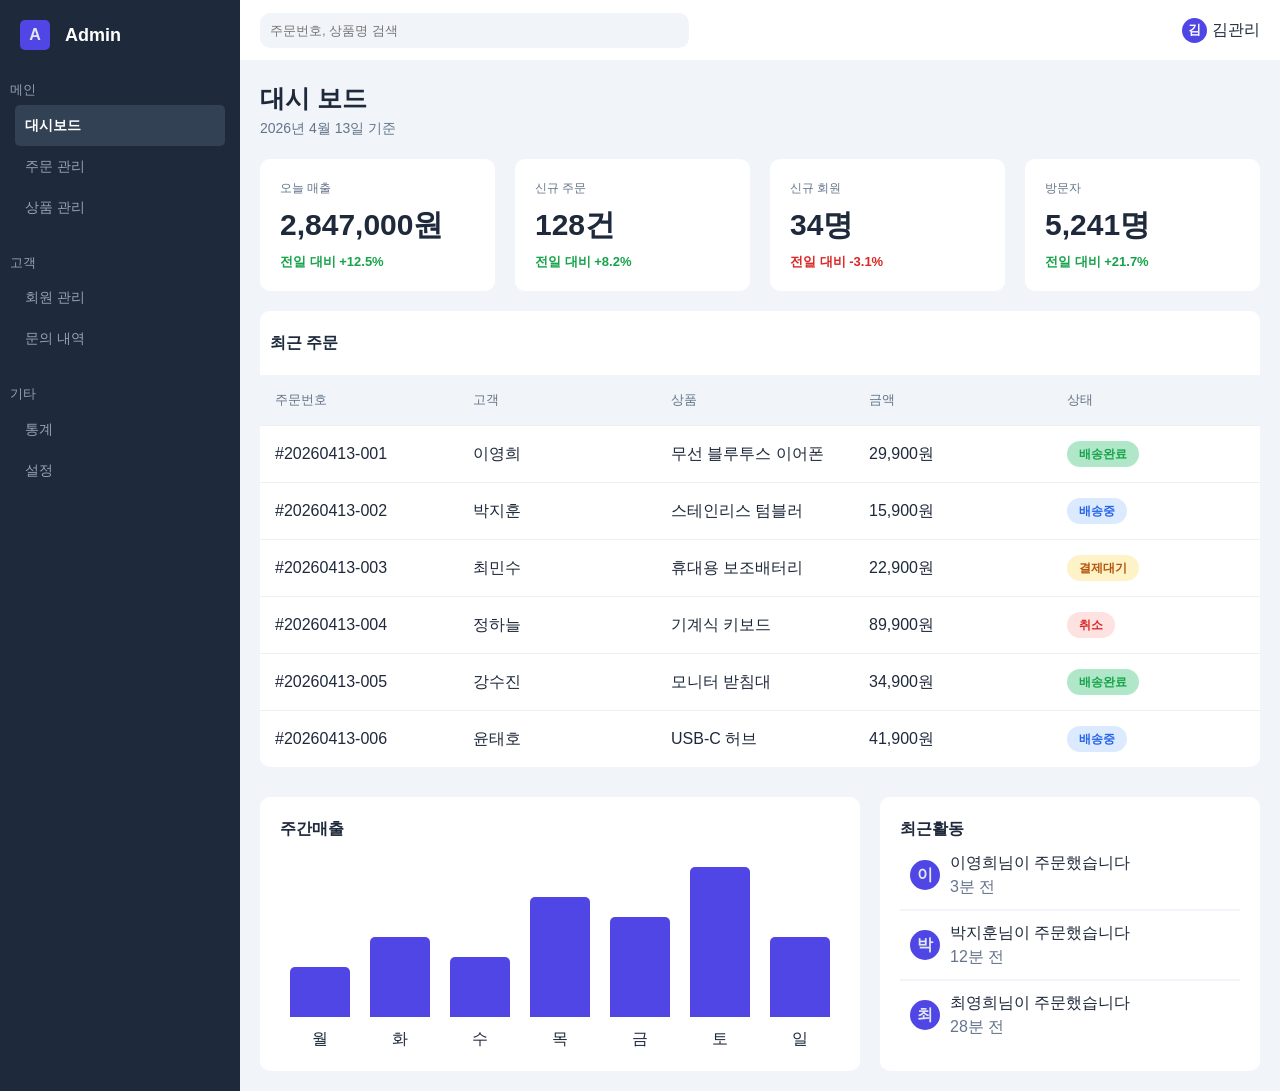
<file: docs/index.html>
<!doctype html>
<html lang="en">
  <head>
    <meta charset="UTF-8" />
    <meta name="viewport" content="width=device-width, initial-scale=1.0" />
    <title>Document</title>
    <link rel="stylesheet" href="style.css" />
  </head>
  <body>
    <div class="layout">
      <aside class="sidebar">
        <div class="account">
          <span class="account-span">A</span>
          <h2 class="account-name">Admin</h2>
        </div>
        <div class="menu-group">
          <p class="category-title">메인</p>
          <div class="menu-list">
            <p class="choice">대시보드</p>
            <p>주문 관리</p>
            <p>상품 관리</p>
          </div>
        </div>
        <div class="menu-group">
          <p class="category-title">고객</p>
          <div class="menu-list">
            <p>회원 관리</p>
            <p>문의 내역</p>
          </div>
        </div>
        <div class="menu-group">
          <p class="category-title">기타</p>
          <div class="menu-list">
            <p>통계</p>
            <p>설정</p>
          </div>
        </div>
      </aside>
      <main class="main-content">
        <div class="topbar">
          <input
            class="topbar-input"
            type="text"
            placeholder="주문번호, 상품명 검색"
          />
          <div class="user">
            <span class="user-icon">김</span>
            <span class="user-name">김관리</span>
          </div>
        </div>
        <div class="main-page">
          <div class="page">
            <div class="page-header">
              <h4 class="header-title">대시 보드</h4>
              <p>2026년 4월 13일 기준</p>
            </div>
          </div>
          <div class="statistics-card">
            <div class="card">
              <p class="card-title">오늘 매출</p>
              <p class="card-main">2,847,000원</p>
              <p class="daily-change">전일 대비 +12.5%</p>
            </div>
            <div class="card">
              <p class="card-title">신규 주문</p>
              <p class="card-main">128건</p>
              <p class="daily-change">전일 대비 +8.2%</p>
            </div>
            <div class="card">
              <p class="card-title">신규 회원</p>
              <p class="card-main">34명</p>
              <p class="daily-change minus">전일 대비 -3.1%</p>
            </div>
            <div class="card">
              <p class="card-title">방문자</p>
              <p class="card-main">5,241명</p>
              <p class="daily-change">전일 대비 +21.7%</p>
            </div>
          </div>
          <div class="orderList">
            <h4 class="orderList-title">최근 주문</h4>
            <ul class="order-list">
              <li class="order-row order-row-head">
                <span class="col-id">주문번호</span>
                <span class="col-customer">고객</span>
                <span class="col-product">상품</span>
                <span class="col-price">금액</span>
                <span class="col-status">상태</span>
              </li>
              <li class="order-row">
                <span class="col-id">#20260413-001</span>
                <span class="col-customer">이영희</span>
                <span class="col-product">무선 블루투스 이어폰</span>
                <span class="col-price">29,900원</span>
                <span class="col-status"
                  ><span class="badge order-end">배송완료</span></span
                >
              </li>
              <li class="order-row">
                <span class="col-id">#20260413-002</span>
                <span class="col-customer">박지훈</span>
                <span class="col-product">스테인리스 텀블러</span>
                <span class="col-price">15,900원</span>
                <span class="col-status"
                  ><span class="badge order-ing">배송중</span></span
                >
              </li>
              <li class="order-row">
                <span class="col-id">#20260413-003</span>
                <span class="col-customer">최민수</span>
                <span class="col-product">휴대용 보조배터리</span>
                <span class="col-price">22,900원</span>
                <span class="col-status"
                  ><span class="badge order-waiting">결제대기</span></span
                >
              </li>
              <li class="order-row">
                <span class="col-id">#20260413-004</span>
                <span class="col-customer">정하늘</span>
                <span class="col-product">기계식 키보드</span>
                <span class="col-price">89,900원</span>
                <span class="col-status"
                  ><span class="badge order-cancel">취소</span></span
                >
              </li>
              <li class="order-row">
                <span class="col-id">#20260413-005</span>
                <span class="col-customer">강수진</span>
                <span class="col-product">모니터 받침대</span>
                <span class="col-price">34,900원</span>
                <span class="col-status"
                  ><span class="badge order-end">배송완료</span></span
                >
              </li>
              <li class="order-row last-row">
                <span class="col-id">#20260413-006</span>
                <span class="col-customer">윤태호</span>
                <span class="col-product">USB-C 허브</span>
                <span class="col-price">41,900원</span>
                <span class="col-status"
                  ><span class="badge order-ing">배송중</span></span
                >
              </li>
            </ul>
          </div>
          <div class="last-list">
            <div class="weekly-sales">
              <p class="week-title">주간매출</p>
              <div class="week">
                <div class="day">
                  <p class="bar bar1"></p>
                  <p>월</p>
                </div>
                <div class="day">
                  <p class="bar bar2"></p>
                  <p>화</p>
                </div>
                <div class="day">
                  <p class="bar bar3"></p>
                  <p>수</p>
                </div>
                <div class="day">
                  <p class="bar bar4"></p>
                  <p>목</p>
                </div>
                <div class="day">
                  <p class="bar bar5"></p>
                  <p>금</p>
                </div>
                <div class="day">
                  <p class="bar bar6"></p>
                  <p>토</p>
                </div>
                <div class="day">
                  <p class="bar bar7"></p>
                  <p>일</p>
                </div>
              </div>
            </div>
            <div class="recent-activities">
              <p class="recent-title">최근활동</p>
              <div class="recent-box box1">
                <p class="box-icon">이</p>
                <div box>
                  <p class="box-title">이영희님이 주문했습니다</p>
                  <p class="box-p">3분 전</p>
                </div>
              </div>
              <div class="recent-box box1">
                <p class="box-icon">박</p>
                <div box>
                  <p class="box-title">박지훈님이 주문했습니다</p>
                  <p class="box-p">12분 전</p>
                </div>
              </div>
              <div class="recent-box">
                <p class="box-icon">최</p>
                <div box>
                  <p class="box-title">최영희님이 주문했습니다</p>
                  <p class="box-p">28분 전</p>
                </div>
              </div>
            </div>
          </div>
        </div>
      </main>
    </div>
  </body>
</html>
</file>
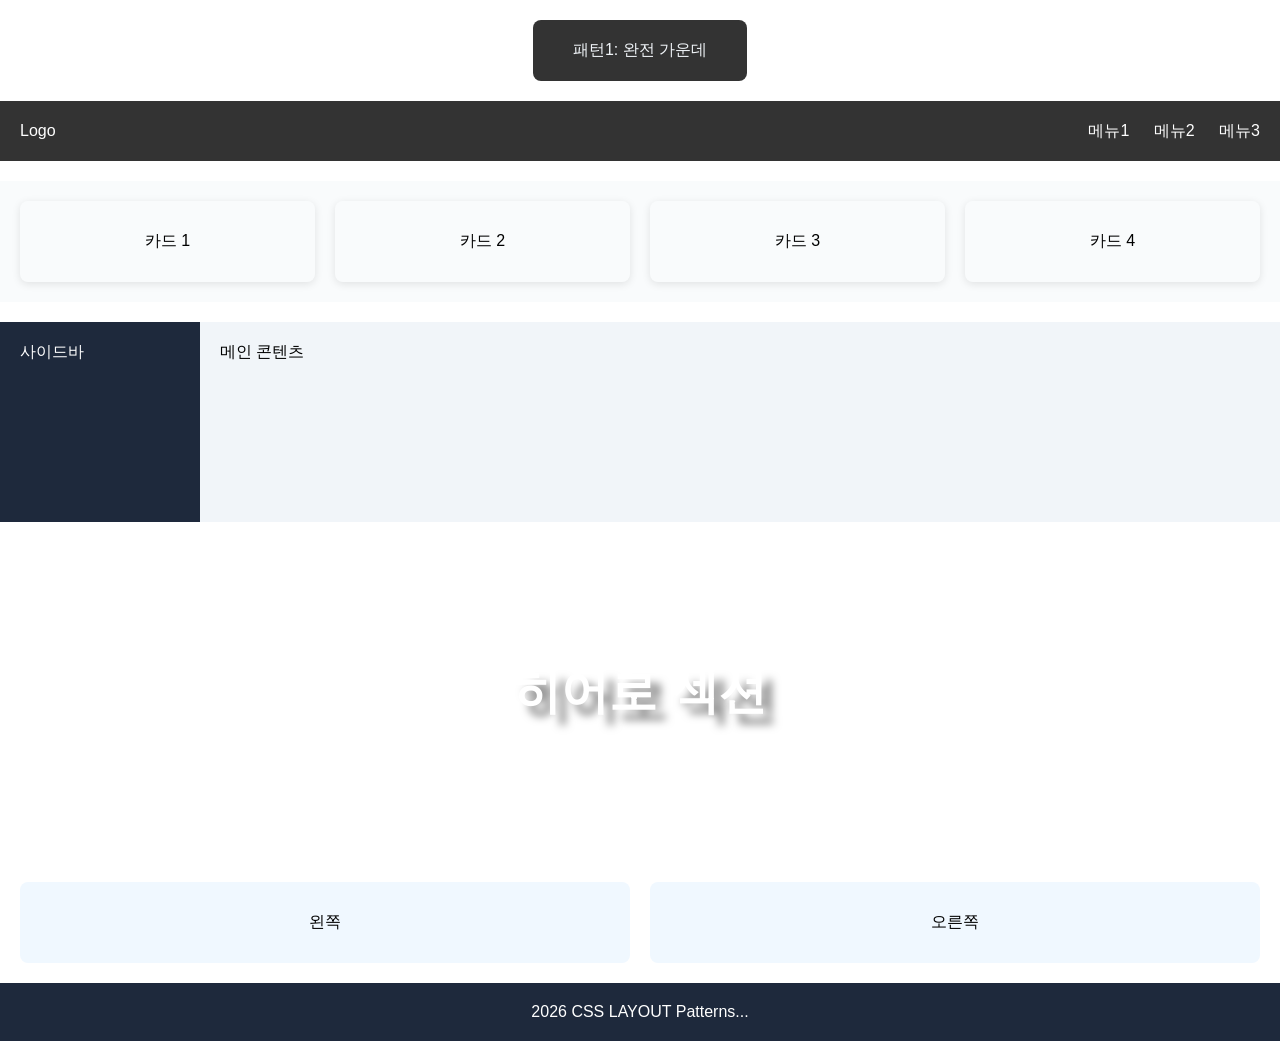
<file: ch06/index01.html>
<!doctype html>
<html lang="en">
  <head>
    <meta charset="UTF-8" />
    <meta name="viewport" content="width=device-width, initial-scale=1.0" />
    <title>레이아웃 7가지 패턴</title>
    <style>
      * {
        margin: 0;
        padding: 0;
        box-sizing: border-box;
      }

      body {
        font-family:
          "Franklin Gothic Medium", "Arial Narrow", Arial, sans-serif;
      }

      /* 패턴1  */
      .demo-center {
        display: flex;
        align-items: center;
        justify-content: center;
      }
      .box {
        background-color: #333;
        padding: 20px 40px;
        border-radius: 8px;
        margin-top: 20px;
        color: #f1f5f9;
      }
      /* 패턴2 */
      .demo-nav {
        display: flex;
        justify-content: space-between;
        background-color: #333;
        padding: 0 20px;
        height: 60px;
        align-items: center;
        margin: 20px 0;
        color: white;
      }
      .demo-nav a {
        text-decoration: none;
        color: white;
        font-weight: 300;
        margin-left: 20px;
      }
      /* 패턴3 카드 그리드 */

      .demo-grid {
        display: flex;
        flex-wrap: wrap;
        gap: 20px;
        background-color: #f9fbfc;
        padding: 20px;
        margin-bottom: 20px;
      }
      .card {
        flex: 1 1 200px;
        box-shadow: 0 2px 8px rgba(0, 0, 0, 0.1);
        padding: 30px;
        border-radius: 8px;
        text-align: center;
      }
      /* 패턴4 */
      .demo-sideber-layout {
        display: flex;
        min-height: 200px;
        margin-bottom: 20px;
      }
      .sidebar {
        width: 200px;
        background-color: #1e293c;
        color: white;
        padding: 20px;
      }
      .content {
        flex: 1;
        background-color: #f1f5f9;
        padding: 20px;
      }
      /* 패턴 5 히어로  */
      .demo-hero {
        height: 300px;
        display: flex;
        background: url("https://picsum.photos/seed/hero/1200/300") center/cover;
        justify-content: center;
        align-items: center;
        color: white;
        font-size: 32px;
        margin-bottom: 20px;
        text-shadow: 10px 10px 8px rgba(0, 0, 0, 0.5);
      }

      body {
        display: flex;
        flex-direction: column;
        min-height: 100vh;
      }
      .content-wrapper {
        flex: 1;
      }

      footer {
        padding: 20px;
        background-color: #1e293c;
        color: white;
        text-align: center;
      }

      /* 패턴7 반응형 */
      .demo-responsive {
        display: flex;
        gap: 20px;
        padding: 20px;
      }
      .col {
        flex: 1;
        background-color: aliceblue;
        padding: 30px;
        border-radius: 8px;
        text-align: center;
      }
      @media (max-width: 768px) {
        .demo-responsive {
          flex-direction: column;
        }
      }
    </style>
  </head>
  <body>
    <!-- 6.스티키푸터 -->
    <div class="content-wrapper">
      <!--패턴1 완전 가운데 정렬 -->
      <section class="demo-center">
        <div class="box">패턴1: 완전 가운데</div>
      </section>
      <!-- 패턴2 navbar  -->
      <nav class="demo-nav">
        <span>Logo</span>
        <div>
          <a href="#">메뉴1</a>
          <a href="#">메뉴2</a>
          <a href="#">메뉴3</a>
        </div>
      </nav>
      <!-- 패턴3 카드 그리드 -->
      <section class="demo-grid">
        <div class="card">카드 1</div>
        <div class="card">카드 2</div>
        <div class="card">카드 3</div>
        <div class="card">카드 4</div>
      </section>

      <!-- 패턴4  사이드바 +메인 -->
      <div class="demo-sideber-layout">
        <aside class="sidebar">사이드바</aside>
        <div class="content">메인 콘텐츠</div>
      </div>

      <!--  패턴5 히어로 섹션-->
      <div class="demo-hero">
        <h2>히어로 섹션</h2>
      </div>
      <!-- 패턴 7 반응형 2단에서 1단으로 -->
      <div class="demo-responsive">
        <div class="col">왼쪽</div>
        <div class="col">오른쪽</div>
      </div>
    </div>
    <!-- 패턴6 스티키 푸터 -->
    <footer>2026 CSS LAYOUT Patterns...</footer>
  </body>
</html>
</file>
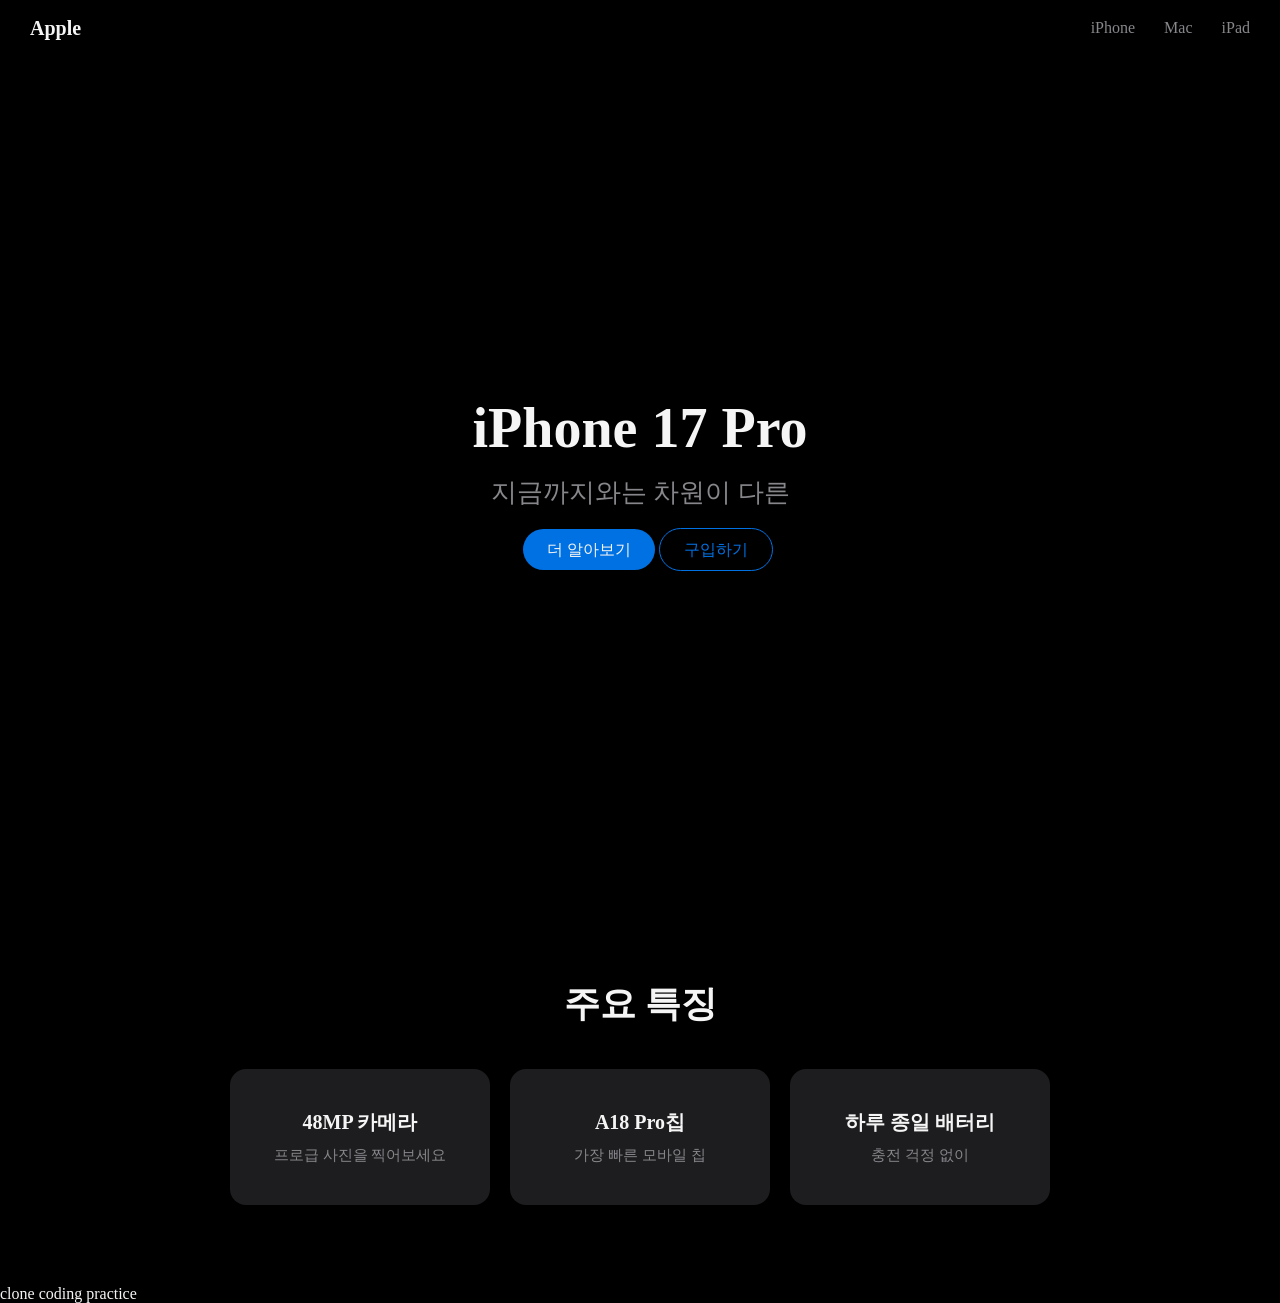
<file: ch08-2/index01.html>
<!doctype html>
<html lang="ko">
  <head>
    <meta charset="UTF-8" />
    <meta name="viewport" content="width=device-width, initial-scale=1.0" />
    <title>애플 클론 코디</title>
    <link rel="stylesheet" href="style.css" />
  </head>
  <body>
    <header class="site-header">
      <span class="nav-logo">Apple</span>
      <nav class="nav">
        <a href="#">iPhone</a>
        <a href="#">Mac</a>
        <a href="#">iPad</a>
      </nav>
    </header>
    <main>
      <section class="hero">
        <h1>iPhone 17 Pro</h1>
        <p>지금까지와는 차원이 다른</p>
        <div class="hero-buttons">
          <a href="#" class="btn btn-primary">더 알아보기</a>
          <a href="#" class="btn btn-secindary">구입하기</a>
        </div>
      </section>
      <section class="features">
        <h2>주요 특징</h2>
        <div class="feature-cards">
          <div class="feature-card">
            <h3>48MP 카메라</h3>
            <p>프로급 사진을 찍어보세요</p>
          </div>
          <div class="feature-card">
            <h3>A18 Pro칩</h3>
            <p>가장 빠른 모바일 칩</p>
          </div>
          <div class="feature-card">
            <h3>하루 종일 배터리</h3>
            <p>충전 걱정 없이</p>
          </div>
        </div>
      </section>
    </main>
    <footer>
      <p>clone coding practice</p>
    </footer>
  </body>
</html>
</file>
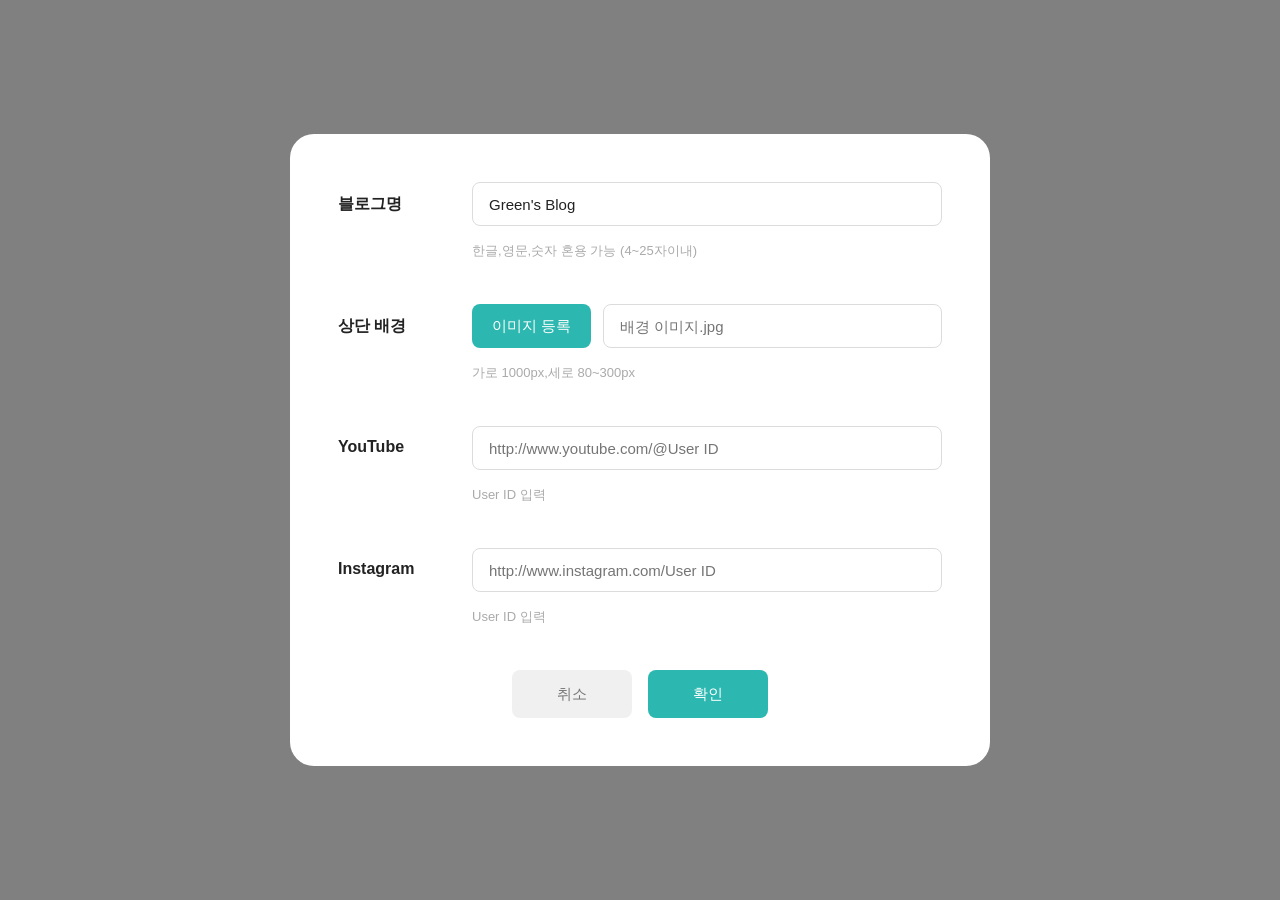
<file: ch10/index02.html>
<!doctype html>
<html lang="ko">
  <head>
    <meta charset="UTF-8" />
    <meta name="viewport" content="width=device-width, initial-scale=1.0" />
    <title>Document</title>
    <link rel="stylesheet" href="stlye3.css" />
  </head>
  <body>
    <div class="box">
      <div class="blog-field">
        <p>블로그명</p>
        <div class="blog-field-box">
          <input
            class="blog-input"
            type="text"
            placeholder="블로그 명을 적어주세요"
            value="Green's Blog"
          />
          <p><small>한글,영문,숫자 혼용 가능 (4~25자이내)</small></p>
        </div>
      </div>
      <div class="back-field">
        <p>상단 배경</p>
        <div class="back-field-box">
          <div class="back-input-box">
            <button>이미지 등록</button>
            <input
              class="back-input"
              type="text"
              placeholder="배경 이미지.jpg"
            />
          </div>
          <p><small>가로 1000px,세로 80~300px</small></p>
        </div>
      </div>

      <div class="yt-field">
        <p>YouTube</p>
        <div class="yt-field-box">
          <input
            class="yt-input"
            type="text"
            placeholder="http://www.youtube.com/@User ID"
          />
          <p><small>User ID 입력</small></p>
        </div>
      </div>
      <div class="isg-field">
        <p>Instagram</p>
        <div class="isg-field-box">
          <input
            class="isg-input"
            type="text"
            placeholder="http://www.instagram.com/User ID"
          />
          <p><small>User ID 입력</small></p>
        </div>
      </div>

      <div class="btn">
        <button class="btn-1">취소</button>
        <button class="btn-2">확인</button>
      </div>
    </div>
  </body>
</html>
</file>
<file: docs/style.css>
/* ================================
   CSS 변수: 색상 테마
================================ */
:root {
  /* 사이드바 (어두운 영역) */
  --ad-side: #1e293b;
  --ad-side-text: #94a3b8;
  --ad-side-active: #334155;

  /* 본문 (밝은 영역) */
  --ad-bg: #f1f5f9; /* 페이지 배경 */
  --ad-surface: #ffffff; /* 카드 배경 */
  --ad-line: #e2e8f0; /* 테두리 */
  --ad-text: #1e293b; /* 본문 글자 */
  --ad-sub: #64748b; /* 보조 글자 */

  --ad-primary: #4f46e5; /* 강조, 차트 막대 */
  --ad-up: #16a34a; /* 증가 */
  --ad-down: #dc2626; /* 감소 */
}

/* ================================
   1단계: 리셋 / 전역 스타일
================================ */
* {
  margin: 0;
  padding: 0;
  box-sizing: border-box;
}

body {
  font-family: -apple-system, "Segoe UI", "Malgun Gothic", sans-serif;
  background: var(--ad-bg);
  color: var(--ad-text);
  line-height: 1.5;
}

a {
  text-decoration: none;
  color: inherit;
}

ul {
  list-style: none; /* 목록 앞의 점을 없앤다 */
}

/* 2단계 레이아웃  */
.layout {
  display: flex;
}
/* 사이드바  */
.sidebar {
  display: flex;
  flex-direction: column;
  width: 240px;
  padding: 10px;
  gap: 20px;
  background-color: var(--ad-side);
}
.account {
  display: flex;
  align-items: center;
  gap: 15px;
  padding: 10px;
}
.menu-list {
  padding: 5px;
}
/*  메인*/
.main-content {
  display: flex;
  flex-direction: column;
  flex: 1;
  background-color: var(--ad-bg);
}
.main-page {
  padding: 20px;
}

.topbar {
  width: 100%;
  display: flex;
  height: 60px;
  justify-content: space-between;
  align-items: center;
}
.page {
  display: flex;
  flex-direction: column;
  flex: 1;
}

.statistics-card {
  flex: 1;
  margin-top: 20px;
  display: flex;
  gap: 20px;
  margin-bottom: 20px;
  justify-content: space-around;
}
.card {
  display: flex;
  flex-direction: column;
  gap: 5px;
}

.orderList {
  display: flex;
  flex-direction: column;
}

.last-list {
  margin-top: 30px;
  /* height: 200px; */
  display: flex;
  gap: 20px;
}
.weekly-sales {
  width: 60%;
  display: flex;
  flex-direction: column;
  padding: 20px;
  justify-content: space-between;
  gap: 50px;
  background-color: var(--ad-surface);
  border-radius: 10px;
}
.week {
  display: flex;
  align-items: flex-end;
  justify-content: space-around;
  height: 160px;
}
.recent-activities {
  flex: 1;
  display: flex;
  flex-direction: column;
}
.recent-box {
  display: flex;
  gap: 10px;
}
/* 컴퍼넌트 꾸미기  */
/* 사이드바 */
.account-name {
  font-size: 18px;
  color: var(--ad-surface);
}
.account-span {
  display: flex;
  height: 30px;
  width: 30px;
  background-color: var(--ad-primary);
  align-items: center;
  justify-content: center;
  font-weight: bold;
  color: var(--ad-line);
  border-radius: 5px;
}
.menu-group {
  color: var(--ad-side-text);
}
.category-title {
  font-size: 13px;
}
.choice {
  background-color: var(--ad-side-active);
  color: var(--ad-surface);
  font-weight: bolder;
}
.menu-list p {
  padding: 10px 10px;
  border-radius: 5px;
  font-size: 14px;
}

/* 메인 */

.topbar {
  background-color: var(--ad-surface);
  padding: 10px 20px;
}
.topbar-input {
  border: none;
  background-color: var(--ad-bg);
  padding: 10px 250px 10px 10px;
  border-radius: 10px;
}
.user-icon {
  color: var(--ad-surface);
  font-weight: bold;
  font-size: 13px;
  background-color: var(--ad-primary);
  height: 25px;
  width: 25px;
  display: flex;
  border-radius: 50%;
  align-items: center;
  justify-content: center;
  font-weight: bold;
}
.user {
  display: flex;
  justify-content: center;
  gap: 5px;
}

.header-title {
  font-size: 25px;
}
.page-header p {
  color: var(--ad-sub);
  font-size: 14px;
}

.card {
  flex: 1;
  flex-wrap: wrap;
  background-color: var(--ad-surface);
  padding: 20px;
  border-radius: 10px;
}

.card-title {
  font-size: 12px;
  color: var(--ad-sub);
}

.card-main {
  font-size: 30px;
  font-weight: bold;
  white-space: nowrap;
}

.daily-change {
  font-size: 13px;
  font-weight: bold;
  color: var(--ad-up);
}
.minus {
  color: var(--ad-down);
}
.orderList-title {
  padding: 20px 10px;
  background: var(--ad-surface);
  border-radius: 10px 10px 0px 0px;
}

/* 최근 주문 (ul/li 구조) */
.order-list {
  display: flex;
  flex-direction: column;
  background-color: var(--ad-surface);
}

.order-row {
  display: flex;
  min-width: 850px;
  align-items: center;
  white-space: nowrap;
  padding: 15px;
  gap: 20px;

  border-bottom: 1px solid #eee;
}

.order-row:last-child {
  border-bottom: none;
  border-radius: 0 0 10px 10px;
}

.order-row-head {
  background-color: var(--ad-bg);
  color: var(--ad-sub);
  font-size: 13px;
}

.order-row > span {
  flex: 1;
}
.col-id {
  flex: 1.2;
}
.col-product {
  flex: 2;
}

.badge {
  display: inline-block;
  padding: 4px 12px;
  border-radius: 999px;
  font-size: 12px;
  font-weight: bold;
}

.order-end {
  color: var(--ad-up);
  background-color: rgb(176, 231, 200);
}
.order-ing {
  color: #2563eb;
  background-color: rgb(219, 234, 254);
}
.order-waiting {
  color: #b45309;
  background-color: rgb(254, 243, 199);
}
.order-cancel {
  color: var(--ad-down);
  background-color: rgb(254, 226, 226);
}
.order-list {
  border-radius: 0 0 10px 10px;
  overflow: hidden;
}
.week-title {
  font-weight: bold;
}
.day {
  text-align: center;
}
.bar {
  margin-bottom: 10px;
  width: 60px;
  height: 50px;
  background-color: var(--ad-primary);
  border-radius: 5px 5px 0 0;
}
.bar2 {
  height: 80px;
}
.bar3 {
  height: 60px;
}
.bar4 {
  height: 120px;
}
.bar5 {
  height: 100px;
}
.bar6 {
  height: 150px;
}
.bar7 {
  height: 80px;
}
/* 이거 구조할떄 테이블로 잘못짠부분 +
+ li로 리스트 만든거 css 한부분 + weekly-sales +
css구조(weekly-sales) 만드는 부분등등 헷갈리는거 제대로 정리해줘 */

.recent-activities {
  padding: 20px;
  background-color: var(--ad-surface);
  border-radius: 10px;
}

.recent-title {
  font-weight: bold;
}

.recent-box {
  display: flex;
  padding: 10px;
  align-items: center;
}

.box-icon {
  display: flex;
  height: 30px;
  width: 30px;
  background-color: var(--ad-primary);
  align-items: center;
  justify-content: center;
  font-weight: bold;
  color: var(--ad-line);
  border-radius: 50%;
}
.box-p {
  color: var(--ad-sub);
}

.box1 {
  border-bottom: 2px solid var(--ad-bg);
}

@media (max-width: 768px) {
  .layout {
    flex-direction: column;
  }

  .sidebar {
    width: 100%;
    flex-direction: row;
    flex-wrap: wrap;
    align-items: center;
    gap: 10px;
    padding: 10px;
  }

  .menu-group {
    display: flex;
    height: auto;
    align-items: center;
  }

  .menu-list {
    display: flex;
    gap: 8px;
  }

  .category-title {
    margin-right: 10px;
  }

  .statistics-card {
    flex-direction: column;
  }

  .last-list {
    flex-direction: column;
  }

  .weekly-sales {
    width: 100%;
  }

  .bar {
    width: 30px;
  }

  .topbar-input {
    padding: 10px 80px 10px 10px;
  }
}
</file>
<file: ch08-2/style.css>
/* css변수: 색상테마를 한곳에서관리
:root 는 html요소를 가리키며, 여기 선언한 변수는
모든 하위 요소가 물려받는다 */
:root {
  --apple-black: #000000;
  --apple-gray: #86868b;
  --apple-blue: #0071e3;
  --apple-white: #f5f5f5;
  --card-bg: #1d1d1f;

  --header-height: 56px;
}
* {
  margin: 0;
  padding: 0;
  box-sizing: border-box;
}
a {
  text-decoration: none;
}
body {
  color: var(--apple-white);
  background-color: var(--apple-black);
}
.site-header {
  display: flex;
  justify-content: space-between;
  height: var(--header-height);
  align-items: center;
  padding: 0 30px 0 30px;
  position: fixed;
  top: 0;
  left: 0;
  width: 100%;
  background-color: rgba(0, 0, 0, 0.5);
  backdrop-filter: blur(9px);
  /* 뒤내용을 10 만큼 흐리게만든다
  반투명 배경색과 함께 쓰면 유리판 느낌이 난다 */
  z-index: 100;
  /* 다른 요소 위에 항상보이도록함
  단 position이 지전된 요소에만 적용이 된다 */
}

.nav-logo {
  font-size: 20px;
  font-weight: bold;
}
.nav a {
  color: var(--apple-gray);
  margin-left: 25px;
}
.nav a:hover {
  color: white;
}

main {
  padding-top: var(--header-height);
}

.hero {
  height: calc(100vh - var(--header-height));
  display: flex;
  flex-direction: column;
  align-items: center;
  justify-content: center;
}

.hero h1 {
  font-size: 56px;
  margin-bottom: 15px;
}
.hero p {
  font-size: 26px;
  color: var(--apple-gray);
  margin-bottom: 30px;
  font-weight: 300;
}
.btn {
  padding: 12px 24px;
  border-radius: 24px;
  /* transition: opacity 0.3s ease; */
}

.btn-primary {
  background-color: var(--apple-blue);
  color: var(--apple-white);
  margin-left: 15px;
  transition: opacity 0.3s ease;
}
.btn-secindary {
  color: var(--apple-blue);
  border: 1px solid var(--apple-blue);
  transition:
    background-color,
    color 0.3s ease;
}

.features {
  padding: 80px 30px;
  text-align: center;
}
.feature-cards {
  display: flex;
  justify-content: center;
  gap: 20px;
  flex-wrap: wrap;
}

.features h2 {
  margin-bottom: 40px;
  font-size: 36px;
}
.feature-card h3 {
  font-size: 20px;
  margin-bottom: 10px;
}
.feature-card p {
  font-size: 15px;
  color: var(--apple-gray);
}
.feature-card {
  background-color: var(--card-bg);
  padding: 40px;
  border-radius: 16px;
  text-align: center;
  /* 현재 카드 폭을 지정하지않으면 text 길이에 따라서 
  제각각 크기가 될수있다  */
  flex: 0 1 260px;
}

.btn-primary:hover {
  opacity: 0.1;
}

.btn-secindary:hover {
  background-color: var(--apple-blue);
  color: var(--apple-white);
}
.feature-card {
  transform:
    transform,
    box-shadow 0.3s ease;
}

.feature-card:hover {
  transform: scale(1.05);
  box-shadow: 0px 2px 15px rgba(255, 255, 255, 0.7);
}
</file>
<file: ch10/stlye3.css>
:root {
  /* ===== 레이아웃 관련 변수 ===== */
  --card-width: 700px;      /* 흰색 카드(모달) 전체 가로 크기 */
  --card-padding: 48px;     /* 카드 안쪽 여백 (테두리와 내용 사이 간격) */
  --card-radius: 24px;      /* 카드 모서리 둥글기 */
  --label-width: 110px;     /* "블로그명" 같은 왼쪽 라벨이 차지하는 고정 너비 */
  --row-gap: 28px;          /* 항목(행)과 항목 사이 세로 간격 */

  /* ===== 색상 변수 ===== */
  --color-bg: #808080;              /* 카드 바깥, 페이지 배경색 (회색) */
  --color-card-bg: #ffffff;         /* 카드 배경색 (흰색) */
  --color-text: #222222;            /* 라벨, 입력값 등 진한 텍스트 색 */
  --color-text-sub: #aaaaaa;        /* placeholder, 안내문구 같은 흐린 텍스트 색 */
  --color-border: #dcdcdc;          /* input 테두리 색 */
  --color-primary: #2cb8b0;         /* 포인트 색(청록) - "확인" 버튼, "이미지 등록" 버튼 */
  --color-primary-text: #ffffff;    /* 포인트 색 버튼 위에 올라가는 흰 글씨 */
  --color-btn-cancel-bg: #f0f0f0;   /* "취소" 버튼 배경 (연회색) */
  --color-btn-cancel-text: #777777; /* "취소" 버튼 글씨 색 */

  /* ===== 글자 크기 변수 ===== */
  --font-size-label: 16px;  /* "블로그명" 같은 라벨 글자 크기 */
  --font-size-input: 15px;  /* input 안에 들어가는 글자 크기 */
  --font-size-small: 13px;  /* "User ID 입력" 같은 작은 안내문 크기 */

  /* ===== input 관련 변수 ===== */
  --input-height: 44px;     /* 모든 input, 버튼의 세로 높이 통일 */
  --input-radius: 8px;      /* input, 버튼 모서리 둥글기 */
}

/* 화면 전체를 회색으로 채우고, 그 가운데에 카드를 정중앙 배치 */
body {
  margin: 0;
  min-height: 100vh;
  display: flex;
  align-items: center;      /* 세로 중앙 정렬 */
  justify-content: center;  /* 가로 중앙 정렬 */
  background-color: var(--color-bg);
  font-family: -apple-system, "Malgun Gothic", sans-serif;
}

/* 흰색 카드(모달) 자체의 크기와 모양 */
.box {
  width: var(--card-width);       /* 위에서 정한 700px 적용 */
  background-color: var(--color-card-bg);
  border-radius: var(--card-radius);
  padding: var(--card-padding);
  box-sizing: border-box;         /* padding을 넣어도 width가 700px로 유지되게 함 */
}

/* ------------------------------------------------------------------
   핵심: "라벨(왼쪽 고정) + 입력영역(오른쪽 유동)" 2단 배치
   블로그명 / 상단배경 / YouTube / Instagram 네 줄 모두 같은 구조라
   선택자를 콤마로 묶어서 한 번에 스타일 적용
------------------------------------------------------------------- */
.blog-field,
.back-field,
.yt-field,
.isg-field {
  display: flex;           /* 자식 요소(라벨, 필드박스)를 가로로 나란히 배치 */
  align-items: flex-start; /* 위쪽 기준으로 정렬 */
  gap: 24px;                /* 라벨과 필드박스 사이 가로 간격 */
  margin-bottom: var(--row-gap); /* 다음 줄과의 간격 */
}

/* 각 줄의 왼쪽 라벨(<p>블로그명</p> 등) - 폭 고정, 안 늘어남 */
.blog-field > p,
.back-field > p,
.yt-field > p,
.isg-field > p {
  flex: 0 0 var(--label-width); /* grow:0, shrink:0 → 항상 110px 고정 */
  margin: 0;
  padding-top: 12px;            /* input과 세로 위치 맞추기용 */
  font-size: var(--font-size-label);
  font-weight: 600;
  color: var(--color-text);
}

/* 각 줄의 오른쪽 영역(input + 안내문 감싸는 div) - 남는 공간 다 차지 */
.blog-field-box,
.back-field-box,
.yt-field-box,
.isg-field-box {
  flex: 1; /* 라벨 뺀 나머지 폭을 전부 사용 */
}

/* input 공통 스타일 - 네 개 input 모두 생김새 통일 */
.blog-input,
.back-input,
.yt-input,
.isg-input {
  width: 100%;                 /* 부모(필드박스) 폭에 꽉 채움 */
  height: var(--input-height);
  padding: 0 16px;
  border: 1px solid var(--color-border);
  border-radius: var(--input-radius);
  font-size: var(--font-size-input);
  color: var(--color-text);
  box-sizing: border-box;      /* padding 포함해도 width 100% 유지 */
}

/* input 아래 작은 안내문구("User ID 입력" 등) 공통 스타일 */
.blog-field-box small,
.back-field-box small,
.yt-field-box small,
.isg-field-box small {
  display: block;     /* 줄바꿈해서 input 아래로 내려가게 */
  margin-top: 6px;
  font-size: var(--font-size-small);
  color: var(--color-text-sub);
}

/* "상단 배경" 줄만 예외: [이미지 등록 버튼] + [input]이 가로로 붙어있음 */
.back-input-box {
  display: flex;
  gap: 12px; /* 버튼과 input 사이 간격 */
}

.back-input-box button {
  flex: 0 0 auto;  /* 버튼은 내용 길이만큼만 차지, 안 늘어남 */
  height: var(--input-height);
  padding: 0 20px;
  background-color: var(--color-primary);
  color: var(--color-primary-text);
  border: none;
  border-radius: var(--input-radius);
  font-size: var(--font-size-input);
  cursor: pointer;
}

.back-input {
  flex: 1; /* 버튼 뺀 나머지 폭을 input이 다 차지 */
}

/* 맨 아래 "취소" / "확인" 버튼 두 개를 가운데 정렬 */
.btn {
  display: flex;
  justify-content: center; /* 버튼 두 개를 카드 가운데로 모음 */
  gap: 16px;                /* 버튼 사이 간격 */
  margin-top: 12px;
}

.btn-1,
.btn-2 {
  min-width: 120px;
  height: 48px;
  border: none;
  border-radius: var(--input-radius);
  font-size: var(--font-size-input);
  cursor: pointer;
}

.btn-1 {
  /* 취소 버튼: 연회색 배경 */
  background-color: var(--color-btn-cancel-bg);
  color: var(--color-btn-cancel-text);
}

.btn-2 {
  /* 확인 버튼: 포인트색(청록) 배경 */
  background-color: var(--color-primary);
  color: var(--color-primary-text);
}
</file>
